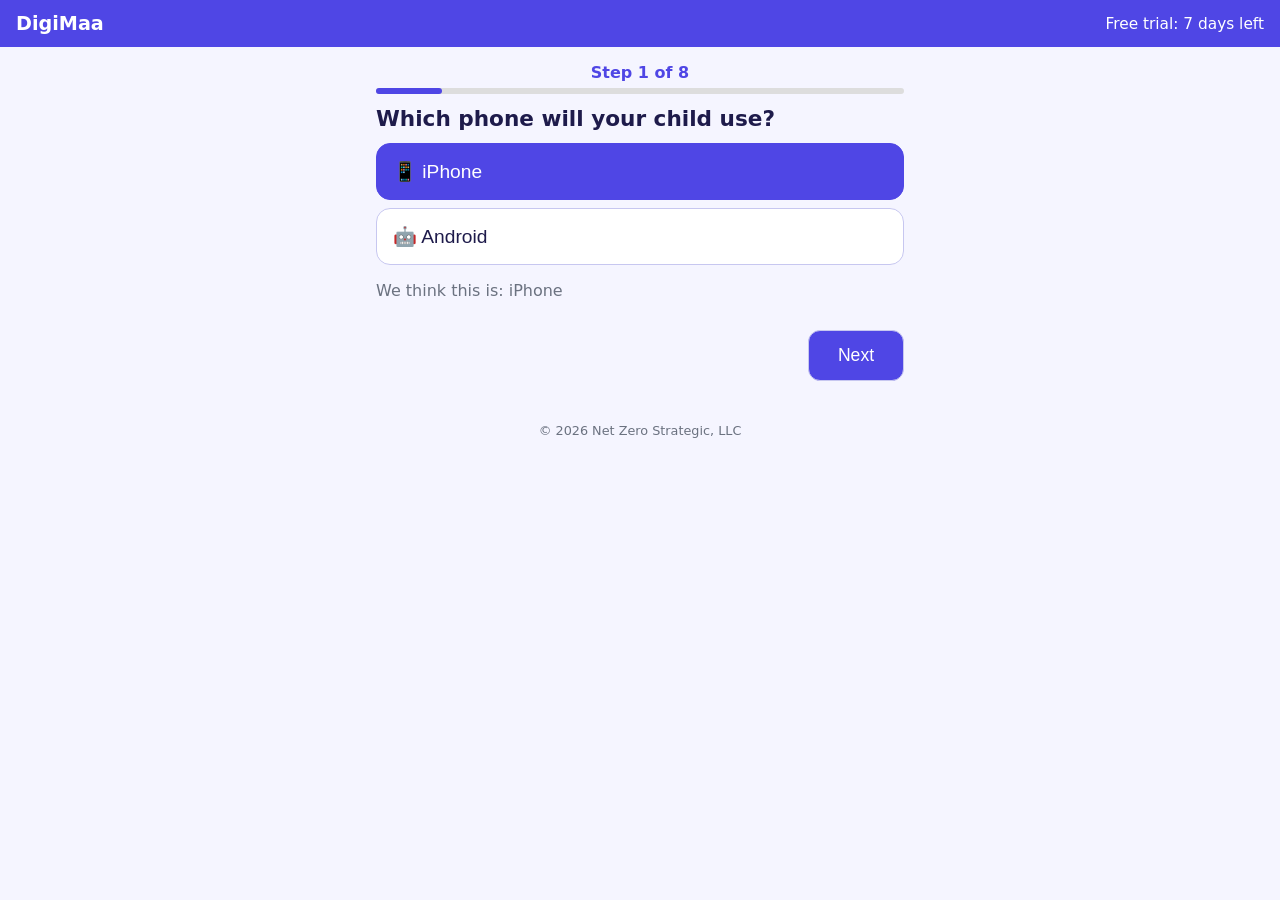
<file: index.html>
<!doctype html><html lang="en"><head><meta charset="utf-8">
<meta name="viewport" content="width=device-width,initial-scale=1,viewport-fit=cover">
<title>DigiMaa</title><meta name="author" content="Net Zero Strategic, LLC"><meta name="copyright" content="© 2026 Net Zero Strategic, LLC">
<meta name="description" content="DigiMaa: step-by-step spoken routines with praise after every step. By Net Zero Strategic, LLC.">
<meta name="apple-mobile-web-app-capable" content="yes"><meta name="apple-mobile-web-app-title" content="DigiMaa" id="appTitle"><meta name="apple-mobile-web-app-status-bar-style" content="default">
<meta name="theme-color" content="#4f46e5"><link rel="manifest" href="manifest.webmanifest" id="manifest"><link rel="icon" href="icon.svg"><link rel="apple-touch-icon" href="icon-192.png" id="touchIcon">
<link rel="stylesheet" href="style.css"></head><body>
<header><b data-t="title">DigiMaa</b><span id="trialTag" class="small"></span></header>
<main>
<section id="ob" hidden><div class="prog"><span id="obProg"></span></div><div class="dots" id="obDots"></div><div id="obBody"></div>
 <div class="row nav"><button id="obBack">←</button><button id="obNext" class="primary" data-t="next"></button></div></section>
<section id="home" hidden>
 <div id="subBanner" class="banner" hidden></div><div id="kidBar" class="chips"></div><h2 data-t="myR"></h2><div id="rlist"></div>
 <button id="newR" class="add">＋ <span data-t="newR"></span></button>
 <label><span data-t="lang"></span><select id="lang"></select></label>
 <label><span data-t="mode"></span><select id="mode"><option value="touch" data-t="touch"></option><option value="voice" data-t="voice"></option></select></label>
 <label><span data-t="childQ"></span><input id="kid" autocomplete="off"></label>
 <label><span data-t="tempSet"></span><select id="tempSel"><option value="auto" data-t="tAuto"></option><option value="C">°C</option><option value="F">°F</option></select></label>
 <label><span data-t="praiseSet"></span><select id="praiseSel"><option value="every" data-t="pEvery"></option><option value="some" data-t="pSome"></option><option value="end" data-t="pEnd"></option></select></label>
 <label><span data-t="checkSet"></span><select id="checkSel"><option value="120" data-t="ckYes"></option><option value="0" data-t="ckOff"></option></select></label>
 <label class="row"><input type="checkbox" id="useWeather"> <span data-t="weatherStep"></span></label>
 <div class="subbox"><b data-t="subSec"></b><div id="subLine" class="muted"></div><a id="manageSub" target="_blank" rel="noopener" data-t="manage"></a></div>
 <p class="links"><a href="#" id="toAbout" data-t="about"></a></p>
</section>
<section id="launch" hidden><div id="lIcon" class="bigicon"></div><h2 id="lName"></h2><button id="lStart" class="big" data-t="tapStart"></button><p class="links"><a href="./" data-t="myR"></a></p></section>
<section id="run" hidden>
 <div id="rname" class="muted"></div><div class="barw"><div id="bar"></div></div>
 <div id="step"></div><div id="status" class="muted"></div>
 <button id="doneBtn" class="big" data-t="done"></button>
 <div class="row3"><button data-c="back" data-t="back"></button><button data-c="repeat" data-t="repeat"></button><button data-c="pause" id="pauseBtn" data-t="pause"></button><button data-c="stop" data-t="stop"></button></div>
</section>
<section id="edit" hidden><input id="erName"><label><span data-t="doneBy"></span><input type="time" id="erDoneBy"></label><div id="erSteps"></div>
 <div class="row"><button id="erSave" class="primary" data-t="save"></button><button id="erHS" data-t="pin"></button><button id="erDel" data-t="del"></button></div>
 <p class="links"><a href="#" class="toHome">←</a></p></section>
<section id="paywall" hidden>
 <h2 data-t="subTitle"></h2><p data-t="subBody"></p>
 <button class="big" id="buyM" data-t="monthly"></button><button class="big" id="buyY" data-t="yearly"></button>
 <button id="trial" data-t="trial"></button><button id="restore" data-t="restore"></button>
 <p class="muted small">Subscriptions renew automatically until cancelled in your App Store / Google Play account settings. Payment is charged to your store account at confirmation. <a href="privacy.html">Privacy</a> · <a href="terms.html">Terms</a></p>
 <p class="links"><a href="#" class="toHome" data-t="later"></a></p>
</section>
<section id="bring" hidden>
 <h2 data-t="bringTitle"></h2><p data-t="bringBody"></p>
 <textarea id="bringIn" rows="5" style="width:100%;font-size:14px" autocomplete="off" autocorrect="off" spellcheck="false"></textarea>
 <button class="big" id="bringGo" data-t="bringGo"></button>
 <p class="muted small" data-t="bringHelp"></p>
</section>
<section id="about" hidden>
 <h2>DigiMaa</h2><p>Version 1.1.0</p><p>Published by <b>Net Zero Strategic, LLC</b>.</p>
 <p>© 2026 Net Zero Strategic, LLC. All rights reserved.</p>
 <p><a href="privacy.html" data-t="privacy"></a> · <a href="terms.html" data-t="terms"></a></p>
 <p class="links"><a href="#" class="toHome">←</a></p>
</section>
</main><div id="sheet" class="sheet" hidden><div class="sheetIn" id="sheetIn"></div></div>
<footer>© 2026 Net Zero Strategic, LLC</footer>
<script src="i18n.js"></script><script src="i18n-ob.js"></script><script src="i18n-sub.js"></script><script src="i18n-ux.js"></script><script src="i18n-ux2.js"></script><script src="i18n-hs.js"></script><script src="subscription.js"></script><script src="speech.js"></script><script src="app.js"></script>
</body></html>
</file>
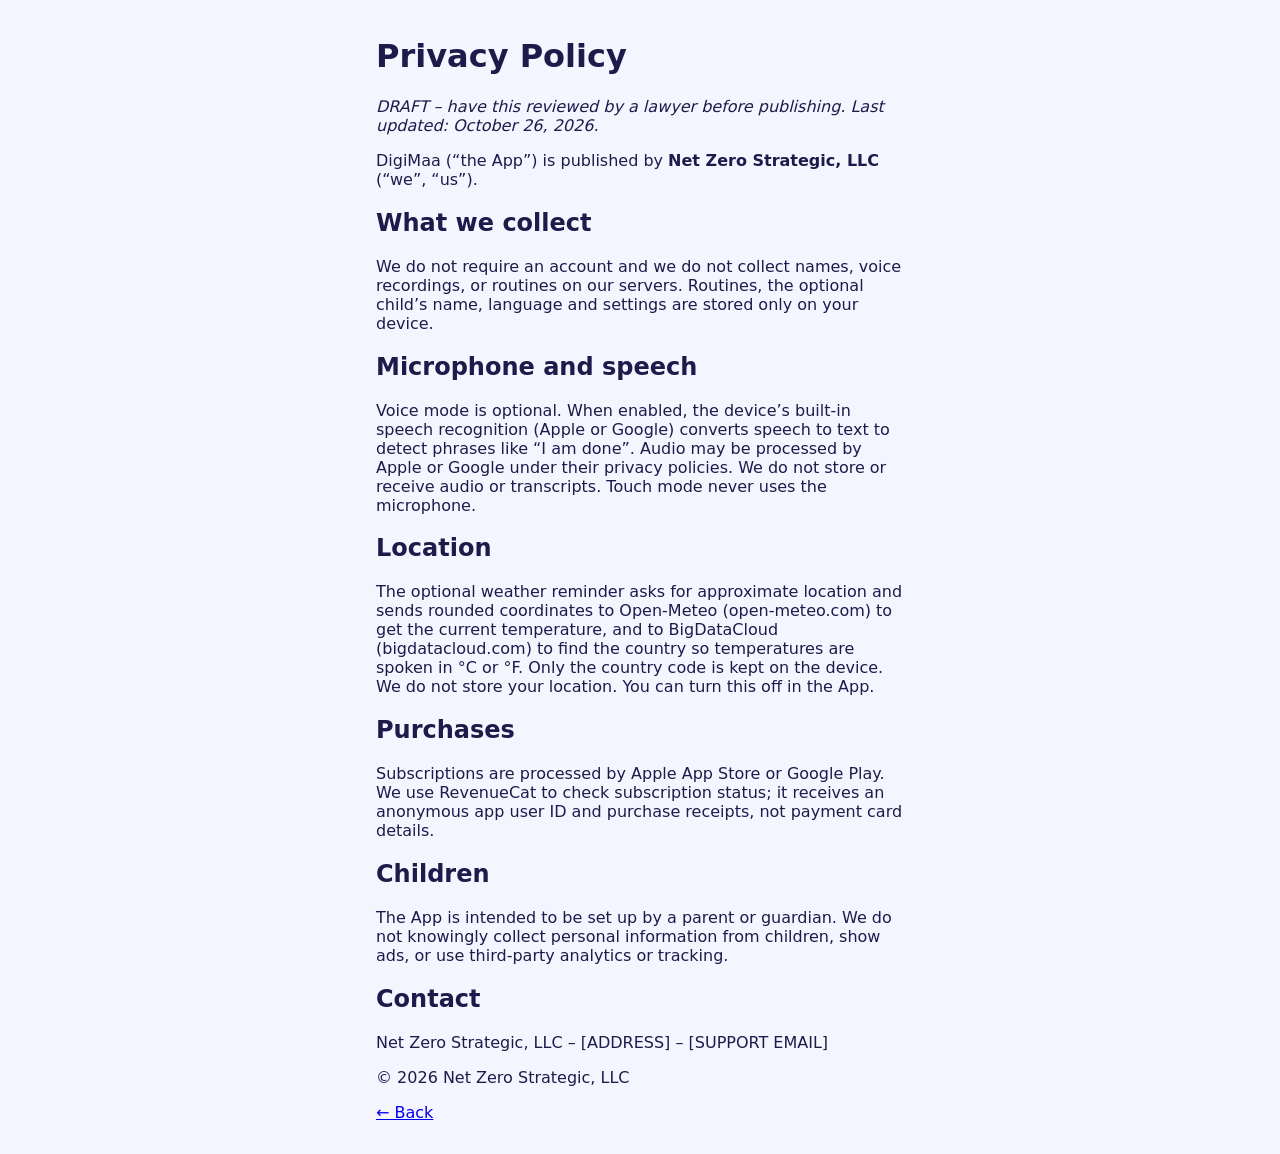
<file: privacy.html>
<!doctype html><html lang="en"><head><meta charset="utf-8"><meta name="viewport" content="width=device-width,initial-scale=1"><title>Privacy Policy – DigiMaa</title><link rel="stylesheet" href="style.css"></head><body><main>
<h1>Privacy Policy</h1><p><i>DRAFT – have this reviewed by a lawyer before publishing. Last updated: October 26, 2026.</i></p>
<p>DigiMaa (“the App”) is published by <b>Net Zero Strategic, LLC</b> (“we”, “us”).</p>
<h2>What we collect</h2><p>We do not require an account and we do not collect names, voice recordings, or routines on our servers. Routines, the optional child’s name, language and settings are stored only on your device.</p>
<h2>Microphone and speech</h2><p>Voice mode is optional. When enabled, the device’s built-in speech recognition (Apple or Google) converts speech to text to detect phrases like “I am done”. Audio may be processed by Apple or Google under their privacy policies. We do not store or receive audio or transcripts. Touch mode never uses the microphone.</p>
<h2>Location</h2><p>The optional weather reminder asks for approximate location and sends rounded coordinates to Open-Meteo (open-meteo.com) to get the current temperature, and to BigDataCloud (bigdatacloud.com) to find the country so temperatures are spoken in °C or °F. Only the country code is kept on the device. We do not store your location. You can turn this off in the App.</p>
<h2>Purchases</h2><p>Subscriptions are processed by Apple App Store or Google Play. We use RevenueCat to check subscription status; it receives an anonymous app user ID and purchase receipts, not payment card details.</p>
<h2>Children</h2><p>The App is intended to be set up by a parent or guardian. We do not knowingly collect personal information from children, show ads, or use third‑party analytics or tracking.</p>
<h2>Contact</h2><p>Net Zero Strategic, LLC – [ADDRESS] – [SUPPORT EMAIL]</p>
<p>© 2026 Net Zero Strategic, LLC</p><p><a href="index.html">← Back</a></p></main></body></html>
</file>
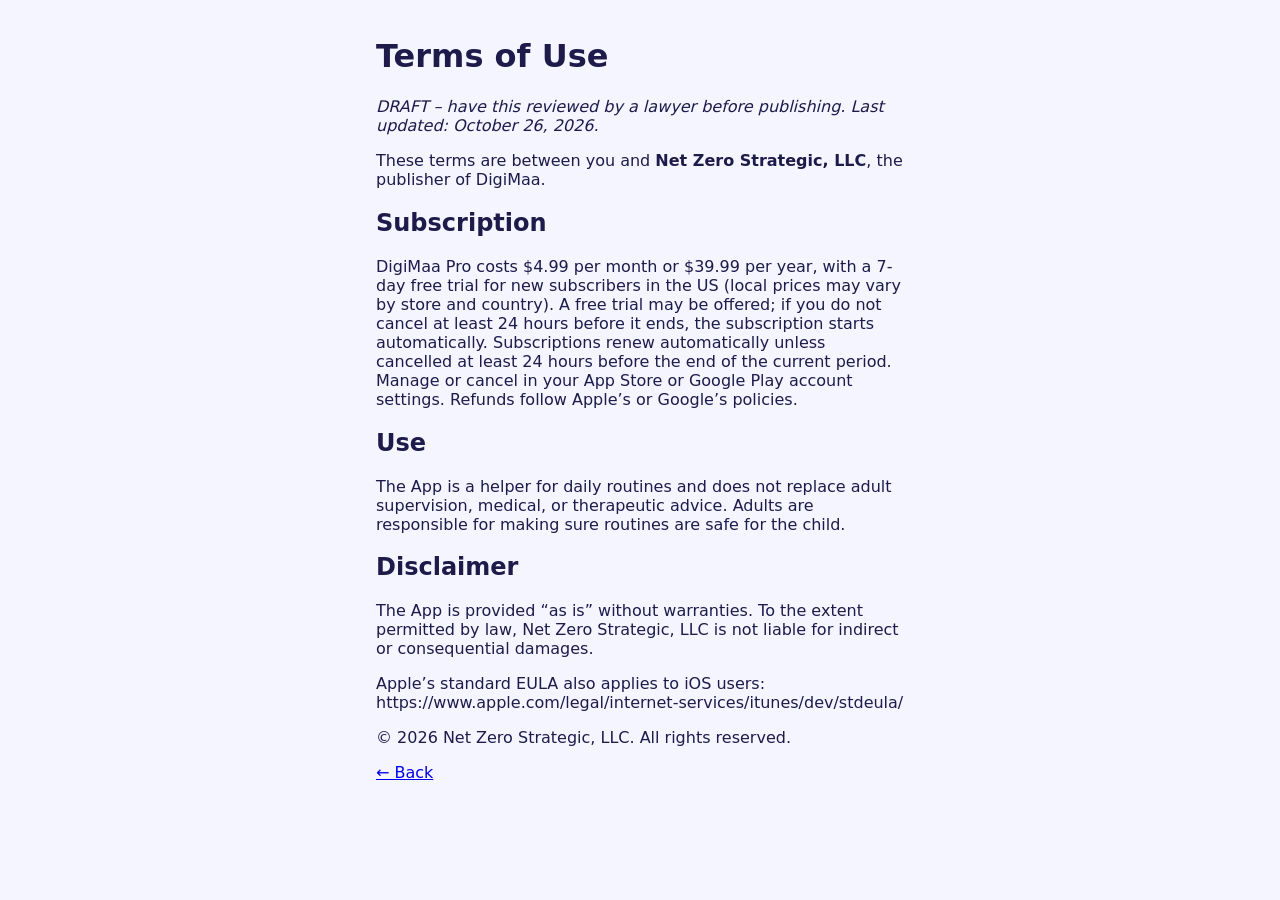
<file: terms.html>
<!doctype html><html lang="en"><head><meta charset="utf-8"><meta name="viewport" content="width=device-width,initial-scale=1"><title>Terms of Use – DigiMaa</title><link rel="stylesheet" href="style.css"></head><body><main>
<h1>Terms of Use</h1><p><i>DRAFT – have this reviewed by a lawyer before publishing. Last updated: October 26, 2026.</i></p>
<p>These terms are between you and <b>Net Zero Strategic, LLC</b>, the publisher of DigiMaa.</p>
<h2>Subscription</h2><p>DigiMaa Pro costs $4.99 per month or $39.99 per year, with a 7-day free trial for new subscribers in the US (local prices may vary by store and country). A free trial may be offered; if you do not cancel at least 24 hours before it ends, the subscription starts automatically. Subscriptions renew automatically unless cancelled at least 24 hours before the end of the current period. Manage or cancel in your App Store or Google Play account settings. Refunds follow Apple’s or Google’s policies.</p>
<h2>Use</h2><p>The App is a helper for daily routines and does not replace adult supervision, medical, or therapeutic advice. Adults are responsible for making sure routines are safe for the child.</p>
<h2>Disclaimer</h2><p>The App is provided “as is” without warranties. To the extent permitted by law, Net Zero Strategic, LLC is not liable for indirect or consequential damages.</p>
<p>Apple’s standard EULA also applies to iOS users: https://www.apple.com/legal/internet-services/itunes/dev/stdeula/</p>
<p>© 2026 Net Zero Strategic, LLC. All rights reserved.</p><p><a href="index.html">← Back</a></p></main></body></html>
</file>
<file: style.css>
*{box-sizing:border-box}body{margin:0;font-family:system-ui,-apple-system,"Noto Sans",sans-serif;background:#f5f5ff;color:#1e1b4b;padding:env(safe-area-inset-top) 0 env(safe-area-inset-bottom)}
header{display:flex;justify-content:space-between;align-items:center;padding:12px 16px;background:#4f46e5;color:#fff;font-size:1.2em}
header select{font-size:1em}main{max-width:560px;margin:auto;padding:16px}
label{display:block;margin:12px 0}label select,label input:not([type=checkbox]){display:block;width:100%;font-size:1.1em;padding:10px;margin-top:4px}
.row{display:flex;gap:8px;align-items:center;flex-wrap:wrap}.row3{display:grid;grid-template-columns:repeat(4,1fr);gap:6px;margin-top:12px}
button{font-size:1em;padding:10px 12px;border-radius:12px;border:1px solid #c7c7f0;background:#fff;color:inherit}
.big{display:block;width:100%;font-size:1.6em;padding:22px;margin:10px 0;background:#4f46e5;color:#fff;border:0;border-radius:20px}
#doneBtn{background:#16a34a;font-size:2.2em;padding:36px}.primary{background:#4f46e5;color:#fff}
.rbtn{display:block;width:100%;font-size:1.4em;padding:20px;margin:8px 0;border-radius:18px;border:0;background:linear-gradient(135deg,#fbbf24,#f97316);color:#fff}
.rbtn.calm{background:linear-gradient(135deg,#1e3a8a,#6d28d9)}
#step{font-size:2em;font-weight:600;min-height:3.5em;margin:20px 0;text-align:center}
.barw{height:12px;background:#ddd;border-radius:6px;overflow:hidden}#bar{height:100%;width:0;background:#16a34a;transition:width .4s}
.muted{color:#6b7280}.small{font-size:.8em}.links{text-align:center;margin-top:20px}
footer{text-align:center;color:#6b7280;font-size:.8em;padding:16px}
#steps li{background:#fff;border-radius:10px;padding:8px;margin:6px 0}#steps input[type=text]{width:100%;font-size:1em;padding:6px}
#steps .opts{display:flex;flex-wrap:wrap;gap:6px;align-items:center;margin-top:6px;font-size:.85em}#steps .opts input[type=number]{width:64px}
#erName{width:100%;font-size:1.2em;padding:8px;margin:8px 0}
.chips{display:flex;flex-wrap:wrap;gap:8px;margin:10px 0}.chip{border-radius:999px;padding:8px 14px;background:#eef;border:1px solid #c7c7f0}.chip.on{background:#4f46e5;color:#fff}
.choice{display:block;width:100%;text-align:start;font-size:1.2em;padding:16px;margin:8px 0;border-radius:14px}.choice.on{background:#4f46e5;color:#fff;border-color:#4f46e5}
.nav{justify-content:space-between;margin-top:20px}.dots{height:6px;background:#ddd;border-radius:3px;margin-bottom:12px}.dots i{display:block;height:100%;background:#4f46e5;border-radius:3px}
.q{font-size:1.35em;font-weight:600;margin:8px 0 12px}.tl{list-style:none;padding:0}.tl li{display:flex;gap:6px;align-items:center;background:#fff;border-radius:10px;padding:8px;margin:6px 0}.tl li span{flex:1}
.emo{font-size:1.6em;padding:6px 10px}.sw{width:40px;height:40px;border-radius:50%;border:3px solid transparent}.sw.on{border-color:#1e1b4b}
.rrow{display:flex;gap:6px;align-items:stretch}.rrow .rbtn{flex:1;margin:6px 0}.rrow button.s{margin:6px 0}.add{width:100%;padding:14px;margin:8px 0}
.bigicon{font-size:5em;text-align:center;border-radius:30px;width:160px;height:160px;line-height:160px;margin:20px auto}#lName{text-align:center}
.inrow{display:flex;gap:6px}.inrow input{flex:1;font-size:1.1em;padding:10px}code{word-break:break-all;background:#fff;padding:6px;display:block;border-radius:8px}
.inrow input{min-width:0}.inrow button{white-space:nowrap}
.banner{background:#fef3c7;border:1px solid #f59e0b;border-radius:12px;padding:12px;margin-bottom:10px;display:flex;gap:8px;align-items:center;flex-wrap:wrap}.banner.bad{background:#fee2e2;border-color:#dc2626}.banner span{flex:1}
.subbox{background:#fff;border-radius:12px;padding:12px;margin:12px 0}.subbox a{display:inline-block;margin-top:6px}
.prog{text-align:center;font-weight:600;color:#4f46e5;margin-bottom:6px}
.cards{display:grid;grid-template-columns:1fr 1fr;gap:12px}.card{font-size:1.15em;padding:22px 8px;border-radius:22px;border:3px solid #e0e0f5;background:#fff;text-align:center;min-height:130px}
.card .e{font-size:2.6em;display:block;margin-bottom:6px}.card:active{transform:scale(.97)}
.quick{display:block;width:100%;font-size:1.2em;padding:18px;border-radius:18px;border:0;background:linear-gradient(135deg,#16a34a,#0891b2);color:#fff;margin:6px 0 16px}
.slist{list-style:none;padding:0;margin:8px 0}.srow{display:flex;align-items:center;gap:6px;background:#fff;border-radius:16px;padding:6px;margin:8px 0;border:3px solid #4f46e5;min-height:64px;touch-action:pan-y}
.srow.off{opacity:.45;border-color:#e0e0f5;border-style:dashed}.srow.drag{box-shadow:0 8px 20px rgba(0,0,0,.25);transform:scale(1.02)}
.srow .h{font-size:1.4em;padding:10px 6px;touch-action:none;cursor:grab;color:#9ca3af}.srow .e{font-size:1.8em}.srow .tx{flex:1;font-size:1.05em;padding:8px 2px;text-align:start;background:none;border:0}
.srow .tag{font-size:.8em;color:#4f46e5}.srow .ck{font-size:1.4em;width:44px;height:44px;border-radius:50%;padding:0}.srow.on .ck{background:#4f46e5;color:#fff}.srow .mv{padding:6px 8px}
.sheet{position:fixed;inset:0;background:rgba(0,0,0,.35);display:flex;align-items:flex-end;z-index:9}.sheet[hidden]{display:none}.sheetIn{background:#fff;width:100%;max-width:560px;margin:auto auto 0;border-radius:24px 24px 0 0;padding:20px 16px calc(20px + env(safe-area-inset-bottom))}
.sheetIn .chip{font-size:1.05em;padding:12px 16px}
#ob .nav{position:sticky;bottom:0;background:#f5f5ff;padding:10px 0 calc(10px + env(safe-area-inset-bottom));z-index:2}#ob .nav button{min-width:96px;font-size:1.1em;padding:14px 18px}

/* Home-screen install guide (web) */
button.ghost{background:transparent;border:0;color:#64748b;padding:12px;font-size:1em;width:100%}
.hsGuide{background:#f8fafc;border-radius:16px;padding:16px;margin:12px 0}
.hsLead{font-weight:600;margin:0 0 12px;text-align:center}
.hsSteps{list-style:none;padding:0;margin:0;display:flex;flex-direction:column;gap:12px}
.hsSteps li{display:flex;gap:12px;align-items:center;background:#fff;border-radius:12px;padding:12px;box-shadow:0 1px 3px rgba(0,0,0,.06)}
.hsIcon{flex:0 0 48px;height:48px;display:flex;align-items:center;justify-content:center;font-size:1.4em;background:#eef2ff;border-radius:12px;color:#4f46e5;font-weight:700}
.hsIcon.share{background:#eef2ff}
.hsArrow{margin-top:16px;text-align:center;color:#4f46e5;font-weight:600}
.hsArrow span{display:block;margin-bottom:8px;font-size:.95em}
.hsShareBtn{display:inline-flex;align-items:center;justify-content:center;width:56px;height:40px;border:2px solid #4f46e5;border-radius:10px;font-size:1.2em;background:#fff;animation:hsBounce 1.6s ease-in-out infinite}
@keyframes hsBounce{0%,100%{transform:translateY(0)}50%{transform:translateY(6px)}}

.shareBox{margin:16px 0;display:flex;flex-direction:column;gap:8px}
.shareBox button{width:100%}
.toast{position:fixed;left:50%;bottom:24px;transform:translateX(-50%) translateY(20px);background:#1e293b;color:#fff;padding:12px 18px;border-radius:12px;opacity:0;pointer-events:none;transition:.25s;z-index:99;max-width:90%;text-align:center}
.toast.on{opacity:1;transform:translateX(-50%) translateY(0)}
</file>
